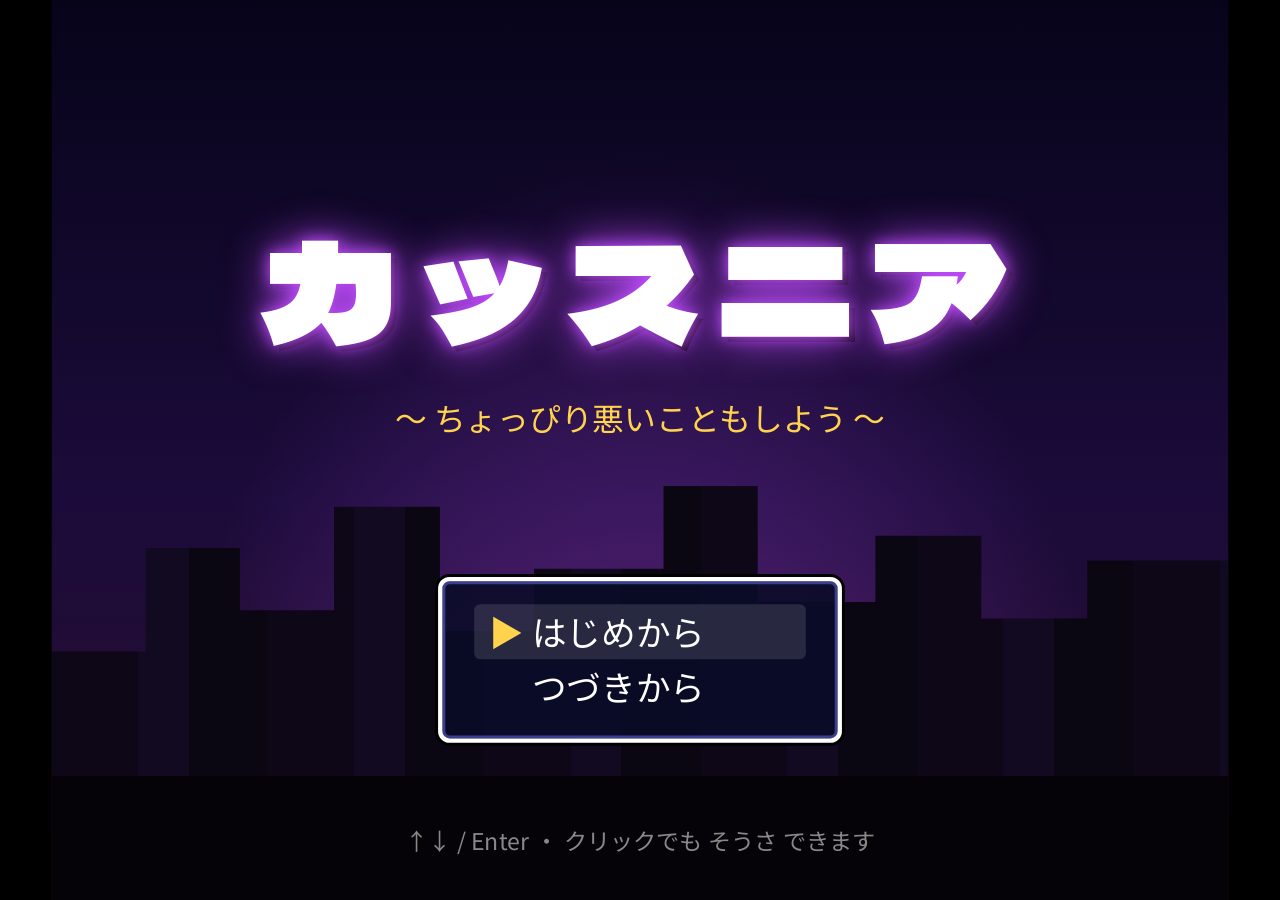
<file: index.html>
<!doctype html>
<html lang="ja">
<head>
<meta charset="utf-8">
<meta name="viewport" content="width=device-width, initial-scale=1">
<title>カッスニア</title>
<link rel="preconnect" href="https://fonts.googleapis.com">
<link href="https://fonts.googleapis.com/css2?family=DotGothic16&family=Dela+Gothic+One&family=Noto+Sans+JP:wght@400;700&display=swap" rel="stylesheet">
<style>
  :root {
    --bg: #000;
    --win-bg: rgba(10, 12, 40, 0.88);
    --win-border: #fff;
    --text: #fff;
    --accent: #ffd34d;
    --danger: #ff4d6d;
    --neon: #c04dff;
  }
  * { box-sizing: border-box; margin: 0; padding: 0; }
  html, body { height: 100%; background: var(--bg); overflow: hidden; }
  body {
    font-family: "DotGothic16", monospace;
    color: var(--text);
    display: flex; align-items: center; justify-content: center;
    user-select: none;
  }

  /* RPGツクールMV相当の解像度で作り、画面サイズに合わせて拡縮 */
  #game {
    position: relative;
    width: 816px; height: 624px; flex-shrink: 0;
    background: #000;
    overflow: hidden;
    transform-origin: center center;
    image-rendering: pixelated;
  }
  .scene { position: absolute; inset: 0; display: none; }
  .scene.active { display: block; }

  /* ---- 共通ウィンドウ（ツクール風） ---- */
  .window {
    position: absolute;
    background: var(--win-bg);
    border: 3px solid var(--win-border);
    border-radius: 8px;
    box-shadow: 0 0 0 2px #000, inset 0 0 0 2px #3b3f8f;
    padding: 16px 22px;
    font-size: 24px;
    line-height: 1.6;
  }

  /* ---- 背景 ---- */
  .bg-town {
    position: absolute; inset: 0;
    background:
      radial-gradient(ellipse at 50% 110%, rgba(192,77,255,.45), transparent 60%),
      linear-gradient(#07041a 0%, #1b0b3a 55%, #2a0f2f 100%);
  }
  .bg-town::after { /* ネオン街のシルエット */
    content: ""; position: absolute; left: 0; right: 0; bottom: 0; height: 46%;
    background:
      linear-gradient(to top, #050308 0 30%, transparent 30%),
      repeating-linear-gradient(90deg, #0d0717 0 60px, #120a20 60px 95px, #0a0612 95px 150px);
    clip-path: polygon(0 40%,8% 40%,8% 15%,16% 15%,16% 30%,24% 30%,24% 5%,33% 5%,33% 35%,41% 35%,41% 20%,52% 20%,52% 0,60% 0,60% 28%,70% 28%,70% 12%,79% 12%,79% 32%,88% 32%,88% 18%,100% 18%,100% 100%,0 100%);
  }

  /* ---- タイトル ---- */
  /* タイトル画面だけはドット調にせず、なめらかなフォントで表示 */
  #title, #title .window { font-family: "Noto Sans JP", sans-serif; }
  #title .choice { padding-left: 40px; }
  #title .choice.selected::before { left: 10px; }
  #title .logo {
    position: absolute; top: 120px; width: 100%; text-align: center;
  }
  #title .logo h1 {
    font-family: "Dela Gothic One", sans-serif;
    font-size: 96px; font-weight: normal; letter-spacing: 10px; margin-top: 8px;
    color: #fff; text-shadow: 0 0 10px var(--neon), 0 0 30px var(--neon), 4px 4px 0 #000;
  }
  #title .logo .catch { font-size: 22px; color: var(--accent); margin-top: 6px; }
  #title .menu { left: 50%; top: 400px; transform: translateX(-50%); width: 280px; text-align: left; }
  #title .press { position: absolute; bottom: 30px; width: 100%; text-align: center; font-size: 16px; color: #888; }

  /* ---- 選択肢・カーソル ---- */
  .choice { padding-left: 32px; position: relative; cursor: pointer; border-radius: 4px; }
  .choice.selected { background: rgba(255,255,255,.12); }
  .choice.selected::before {
    content: "▶"; position: absolute; left: 6px; color: var(--accent);
    animation: blink-x .6s steps(2) infinite;
  }
  @keyframes blink-x { 50% { transform: translateX(4px); } }

  /* ---- 名前入力 ---- */
  #name .prompt { left: 40px; right: 40px; top: 60px; }
  #name .face { position: absolute; left: 50%; top: 190px; transform: translateX(-50%); font-size: 96px; }
  #name .input-win { left: 50%; top: 330px; transform: translateX(-50%); width: 460px; text-align: center; }
  #name input {
    width: 100%; font: inherit; font-size: 36px; text-align: center;
    background: transparent; color: var(--text); border: none; border-bottom: 3px dashed #888;
    outline: none; padding: 4px; caret-color: var(--accent);
  }
  #name .hint { font-size: 16px; color: #aaa; margin-top: 8px; }
  #name .err { font-size: 18px; color: var(--danger); height: 24px; margin-top: 4px; }
  #name .ok-btn { left: 50%; top: 500px; transform: translateX(-50%); width: 220px; text-align: center; cursor: pointer; }
  #name .ok-btn:hover { background: rgba(60,64,140,.95); }

  /* ---- ステータス（名前（年齢）） ---- */
  .status { left: 16px; top: 16px; padding: 8px 18px; font-size: 22px; z-index: 5; }
  .status .age { color: var(--accent); }

  /* ---- 茶番 ---- */
  .actor { position: absolute; bottom: 210px; font-size: 110px; transition: transform .3s, font-size .4s; }
  #actor-player { left: 170px; }
  #actor-guide  { right: 170px; transform: scaleX(-1); }
  #actor-player.grown { font-size: 150px; }
  .msg { left: 16px; right: 16px; bottom: 16px; height: 176px; }
  .msg .speaker {
    position: absolute; top: -22px; left: 18px; padding: 0 14px; font-size: 20px;
    background: #000; border: 2px solid #fff; border-radius: 6px; color: var(--accent);
  }
  .msg .speaker:empty { display: none; }
  .msg .next { position: absolute; right: 18px; bottom: 8px; color: var(--accent); animation: bounce .6s infinite; display: none; }
  .msg .next.show { display: block; }
  @keyframes bounce { 50% { transform: translateY(4px); } }
  .skip-hint { position: absolute; right: 20px; top: 24px; font-size: 14px; color: #888; }

  /* 変身時のフラッシュ */
  #flash { position: absolute; inset: 0; background: #fff; opacity: 0; pointer-events: none; z-index: 4; }
  #flash.on { animation: flash .5s ease-out; }
  @keyframes flash { 0%{opacity:0} 15%{opacity:1} 100%{opacity:0} }

  /* ---- 体験選択 ---- */
  #select .header { left: 50%; top: 16px; transform: translateX(-50%); padding: 8px 28px; font-size: 24px; color: var(--accent); }
  #select .grid {
    position: absolute; left: 40px; right: 40px; top: 96px;
    display: grid; grid-template-columns: 1fr 1fr; gap: 18px;
  }
  .spot {
    position: relative; height: 150px; cursor: pointer;
    background: var(--win-bg); border: 3px solid #666; border-radius: 8px;
    box-shadow: 0 0 0 2px #000;
    display: flex; align-items: center; gap: 18px; padding: 0 22px;
    transition: transform .1s;
  }
  .spot .icon { font-size: 64px; }
  .spot .name { font-size: 30px; }
  .spot .tag { font-size: 16px; color: #aaa; }
  .spot.selected { border-color: var(--accent); transform: scale(1.03); box-shadow: 0 0 0 2px #000, 0 0 18px rgba(255,211,77,.6); }
  .spot.selected::before { content: "▶"; position: absolute; left: -26px; color: var(--accent); font-size: 24px; animation: blink-x .6s steps(2) infinite; }
  #select .desc { left: 16px; right: 16px; bottom: 16px; height: 112px; font-size: 21px; }

  /* 確認ダイアログ */
  .confirm { right: 40px; bottom: 140px; width: 200px; z-index: 6; display: none; }
  .confirm.show { display: block; }

  /* フェード */
  #fade { position: absolute; inset: 0; background: #000; opacity: 0; pointer-events: none; transition: opacity .5s; z-index: 10; }
  #fade.on { opacity: 1; }
</style>
</head>
<body>
<div id="game">

  <!-- 1. タイトル -->
  <section class="scene" id="title">
    <div class="bg-town"></div>
    <div class="logo">
      <h1>カッスニア</h1>
      <div class="catch">〜 ちょっぴり悪いこともしよう 〜</div>
    </div>
    <div class="window menu" id="title-menu">
      <div class="choice selected">はじめから</div>
      <div class="choice">つづきから</div>
    </div>
    <div class="press">↑↓ / Enter ・ クリックでも そうさ できます</div>
  </section>

  <!-- 2. 名前入力 -->
  <section class="scene" id="name">
    <div class="bg-town"></div>
    <div class="window prompt">キミの なまえを おしえてね。</div>
    <div class="face">👦</div>
    <div class="window input-win">
      <input id="name-input" maxlength="6" autocomplete="off" spellcheck="false" placeholder="なまえ">
      <div class="hint">6もじ まで ・ Enter で けってい</div>
      <div class="err" id="name-err"></div>
    </div>
    <div class="window ok-btn" id="name-ok">けってい</div>
  </section>

  <!-- 3. 茶番 -->
  <section class="scene" id="story">
    <div class="bg-town"></div>
    <div class="window status"><span class="pname"></span>（<span class="age"></span>）</div>
    <div class="skip-hint">Esc: スキップ</div>
    <div class="actor" id="actor-player">👦</div>
    <div class="actor" id="actor-guide">🦹</div>
    <div id="flash"></div>
    <div class="window msg">
      <div class="speaker" id="speaker"></div>
      <div id="msg-text"></div>
      <div class="next" id="msg-next">▼</div>
    </div>
  </section>

  <!-- 4. 体験選択 -->
  <section class="scene" id="select">
    <div class="bg-town"></div>
    <div class="window status"><span class="pname"></span>（<span class="age"></span>）</div>
    <div class="window header">どこへ 行こう？</div>
    <div class="grid" id="spot-grid"></div>
    <div class="window desc" id="spot-desc"></div>
    <div class="window confirm" id="confirm">
      <div class="choice selected">はい</div>
      <div class="choice">いいえ</div>
    </div>
  </section>

  <div id="fade"></div>
</div>

<script>
/* =========================================================
   設定：各シミュレーションの遷移先はここを書き換えるだけ
   url を空にすると「じゅんびちゅう」と表示されます。
   遷移時に ?name=〇〇&age=20 を付けて渡します。
   ========================================================= */
const CONFIG = {
  storageKey: "yaminia_player",
  simulations: [
    { id: "keiba",   icon: "🐎", name: "競馬場", tag: "競馬",   url: "./games/horse-racing/index.html",
      desc: "夢と 期待が 走る 場所。\n…賭けた お金は 戻って こないかも しれない。" },
    { id: "slot",    icon: "🎰", name: "カジノ",   tag: "スロット", url: "./games/slot/index.html",
      desc: "ピカピカ 光る 機械が 待っている。\n「次こそ 当たる」…本当に？" },
    { id: "sake",    icon: "🍺", name: "居酒屋",     tag: "お酒",   url: "",
      desc: "大人たちが 乾杯 している。\n飲みすぎには ご注意 を。" },
    { id: "tabako",  icon: "🚬", name: "喫煙所", tag: "タバコ", url: "./games/cigarette/index.html",
      desc: "煙の 向こうで 誰かが 溜め息を ついている。\n一本 だけ…の つもりが？" },
  ],
};

const STORY = [
  { text: "（ ここは よるの まち…… ）" },
  { speaker: "{name}", text: "あれ？ ママ どこ……？ まいごに なっちゃった……" },
  { speaker: "あやしい おんな", text: "ククク……ようこそ、ちいさな おきゃくさま。" },
  { speaker: "あやしい おんな", text: "ここは『カッスニア』。\nオトナの しごと…いや『オトナの あそび』を たいけん できる まちさ。" },
  { speaker: "{name}", text: "たいけん したい！ でも ぼく まだ 5さい だよ？" },
  { speaker: "あやしい おんな", text: "しんぱい いらない。すぐに オトナに してあげよう。" },
  { speaker: "あやしい おんな", text: "くらえッ！！ セイジン ビーーーーム！！！" },
  { action: "beam" },
  { text: "（ {name}は 20歳に なった！ ）" },
  { speaker: "{name}", text: "か、体が…… 大きく なってる！？\n声も 低い！！" },
  { speaker: "怪しい 女", text: "これで キミも りっぱな 大人。\nさあ、好きな ところへ 行くがいい。" },
  { speaker: "怪しい 女", text: "ただし…… 大人の 世界には\n『代償』が つきもの だがね。ククク……" },
];

/* ---------------- 状態 ---------------- */
const player = { name: "", age: 5 };
let current = null;          // 現在のシーン名
const scenes = {};           // シーンごとのハンドラ

function loadPlayer() {
  try { return JSON.parse(localStorage.getItem(CONFIG.storageKey)); } catch { return null; }
}
function savePlayer() {
  try { localStorage.setItem(CONFIG.storageKey, JSON.stringify(player)); } catch {}
}
function updateStatus() {
  document.querySelectorAll(".pname").forEach(el => el.textContent = player.name);
  document.querySelectorAll(".status .age").forEach(el => el.textContent = player.age);
}

/* ---------------- シーン管理 ---------------- */
const fade = document.getElementById("fade");
const wait = ms => new Promise(r => setTimeout(r, ms));
let transitioning = false;
async function goto(name, withFade = true) {
  if (transitioning) return;
  transitioning = true;
  if (withFade) { fade.classList.add("on"); await wait(500); }
  document.querySelectorAll(".scene").forEach(s => s.classList.toggle("active", s.id === name));
  current = name;
  updateStatus();
  scenes[name].enter?.();
  if (withFade) fade.classList.remove("on");
  transitioning = false;
}
document.addEventListener("keydown", e => { if (!transitioning) scenes[current]?.key?.(e); });

/* 汎用：縦並びの選択肢 */
function makeMenu(container, onDecide) {
  const items = [...container.querySelectorAll(".choice")];
  const m = {
    index: 0,
    set(i) {
      m.index = (i + items.length) % items.length;
      items.forEach((el, k) => el.classList.toggle("selected", k === m.index));
    },
    key(e) {
      if (e.key === "ArrowUp")   { m.set(m.index - 1); }
      if (e.key === "ArrowDown") { m.set(m.index + 1); }
      if (e.key === "Enter" || e.key === " " || e.key === "z") onDecide(m.index);
    },
  };
  items.forEach((el, k) => {
    el.addEventListener("mouseenter", () => { if (m.index !== k) { m.set(k); } });
    el.addEventListener("click", () => { m.set(k); onDecide(k); });
  });
  return m;
}

/* ===== 1. タイトル ===== */
const titleMenu = makeMenu(document.getElementById("title-menu"), i => {
  if (i === 0) { goto("name"); }
  else {
    const saved = loadPlayer();
    if (saved?.name) { Object.assign(player, saved); goto("select"); }
  }
});
scenes.title = { enter() { titleMenu.set(0); }, key: e => titleMenu.key(e) };

/* ===== 2. 名前入力 ===== */
const nameInput = document.getElementById("name-input");
const nameErr = document.getElementById("name-err");
function decideName() {
  const v = nameInput.value.trim();
  if (!v) { nameErr.textContent = "なまえを いれてね！"; return; }
  player.name = v; player.age = 5;
  goto("story");
}
document.getElementById("name-ok").addEventListener("click", decideName);
scenes.name = {
  enter() { nameInput.value = ""; nameErr.textContent = ""; setTimeout(() => nameInput.focus(), 50); },
  key(e) {
    if (e.key === "Enter" && !e.isComposing) { e.preventDefault(); decideName(); }
    else nameErr.textContent = "";
  },
};

/* ===== 3. 茶番 ===== */
const msgText = document.getElementById("msg-text");
const msgNext = document.getElementById("msg-next");
const speakerEl = document.getElementById("speaker");
const actorPlayer = document.getElementById("actor-player");
const game = document.getElementById("game");
const story = { step: 0, typing: false, full: "", timer: null, busy: false };

function fill(s) { return (s || "").replaceAll("{name}", player.name); }

function typeText(text) {
  clearInterval(story.timer);
  story.full = text; story.typing = true;
  msgText.textContent = ""; msgNext.classList.remove("show");
  let i = 0;
  story.timer = setInterval(() => {
    msgText.textContent = text.slice(0, ++i);
    if (i >= text.length) finishTyping();
  }, 40);
}
function finishTyping() {
  clearInterval(story.timer);
  msgText.textContent = story.full; story.typing = false;
  msgNext.classList.add("show");
}

async function playBeam() {
  story.busy = true;
  msgText.textContent = ""; speakerEl.textContent = ""; msgNext.classList.remove("show");
  // 一瞬画面が光り、光っている間に20歳へ変化
  const flash = document.getElementById("flash");
  flash.classList.remove("on"); void flash.offsetWidth; flash.classList.add("on");
  await wait(100);
  player.age = 20; updateStatus();
  actorPlayer.textContent = "🧑"; actorPlayer.classList.add("grown");
  await wait(500);
  flash.classList.remove("on");
  savePlayer();
  story.busy = false;
  advance();
}

function advance() {
  if (story.busy) return;
  if (story.typing) { finishTyping(); return; }
  const line = STORY[story.step++];
  if (!line) { goto("select"); return; }
  if (line.action === "beam") { playBeam(); return; }
  speakerEl.textContent = fill(line.speaker);
  typeText(fill(line.text));
}
function skipStory() {
  if (story.busy) return;
  clearInterval(story.timer);
  player.age = 20; savePlayer();
  goto("select");
}
document.querySelector("#story .msg").addEventListener("click", advance);
document.querySelector("#story .bg-town").addEventListener("click", advance);
scenes.story = {
  enter() {
    story.step = 0; story.busy = false;
    player.age = 5; updateStatus();
    actorPlayer.textContent = "👦"; actorPlayer.classList.remove("grown");
    advance();
  },
  key(e) {
    if (e.key === "Enter" || e.key === " " || e.key === "z") { e.preventDefault(); advance(); }
    if (e.key === "Escape") skipStory();
  },
};

/* ===== 4. 体験選択 ===== */
const grid = document.getElementById("spot-grid");
const descEl = document.getElementById("spot-desc");
const confirmEl = document.getElementById("confirm");
const sel = { index: 0, confirming: false };

CONFIG.simulations.forEach((sim, i) => {
  const el = document.createElement("div");
  el.className = "spot";
  el.innerHTML = `<div class="icon">${sim.icon}</div><div><div class="name">${sim.name}</div><div class="tag">${sim.tag}</div></div>`;
  el.addEventListener("mouseenter", () => { if (!sel.confirming && sel.index !== i) { setSpot(i); } });
  el.addEventListener("click", () => { if (!sel.confirming) { setSpot(i); openConfirm(); } });
  grid.appendChild(el);
});
const spots = [...grid.children];

function setSpot(i) {
  const n = spots.length;
  sel.index = (i + n) % n;
  spots.forEach((el, k) => el.classList.toggle("selected", k === sel.index));
  descEl.innerText = CONFIG.simulations[sel.index].desc;
}
function openConfirm() {
  const sim = CONFIG.simulations[sel.index];
  if (!sim.url) { descEl.innerText = `${sim.name}は まだ 準備中らしい……`; return; }
  sel.confirming = true;
  descEl.innerText = `${sim.name}へ 行こうか？`;
  confirmMenu.set(0);
  confirmEl.classList.add("show");
}
function closeConfirm() {
  sel.confirming = false; confirmEl.classList.remove("show"); setSpot(sel.index);
}
const confirmMenu = makeMenu(confirmEl, async i => {
  if (!sel.confirming) return;
  if (i === 1) { closeConfirm(); return; }
  savePlayer();
  const sim = CONFIG.simulations[sel.index];
  const url = new URL(sim.url, location.href);
  url.searchParams.set("name", player.name);
  url.searchParams.set("age", player.age);
  fade.classList.add("on");
  await wait(600);
  location.href = url.toString();
});

scenes.select = {
  enter() { closeConfirm(); setSpot(sel.index); },
  key(e) {
    if (sel.confirming) {
      if (e.key === "Escape" || e.key === "x") closeConfirm();
      else confirmMenu.key(e);
      return;
    }
    const cols = 2;
    const moves = { ArrowLeft: -1, ArrowRight: 1, ArrowUp: -cols, ArrowDown: cols };
    if (moves[e.key] !== undefined) { setSpot(sel.index + moves[e.key]); }
    if (e.key === "Enter" || e.key === " " || e.key === "z") openConfirm();
  },
};

/* ---------------- 画面フィット ---------------- */
function fit() {
  const s = Math.min(innerWidth / 816, innerHeight / 624);
  game.style.transform = `scale(${s})`;
}
addEventListener("resize", fit); fit();

/* ---------------- 起動 ----------------
   シミュレーションから戻るときは index.html?scene=select へ遷移すれば
   保存済みのプレイヤー情報で選択画面から再開できます。 */
const params = new URLSearchParams(location.search);
const saved = loadPlayer();
if (params.get("scene") === "select" && saved?.name) {
  Object.assign(player, saved);
  goto("select", false);
} else {
  goto("title", false);
}
</script>
</body>
</html>
</file>
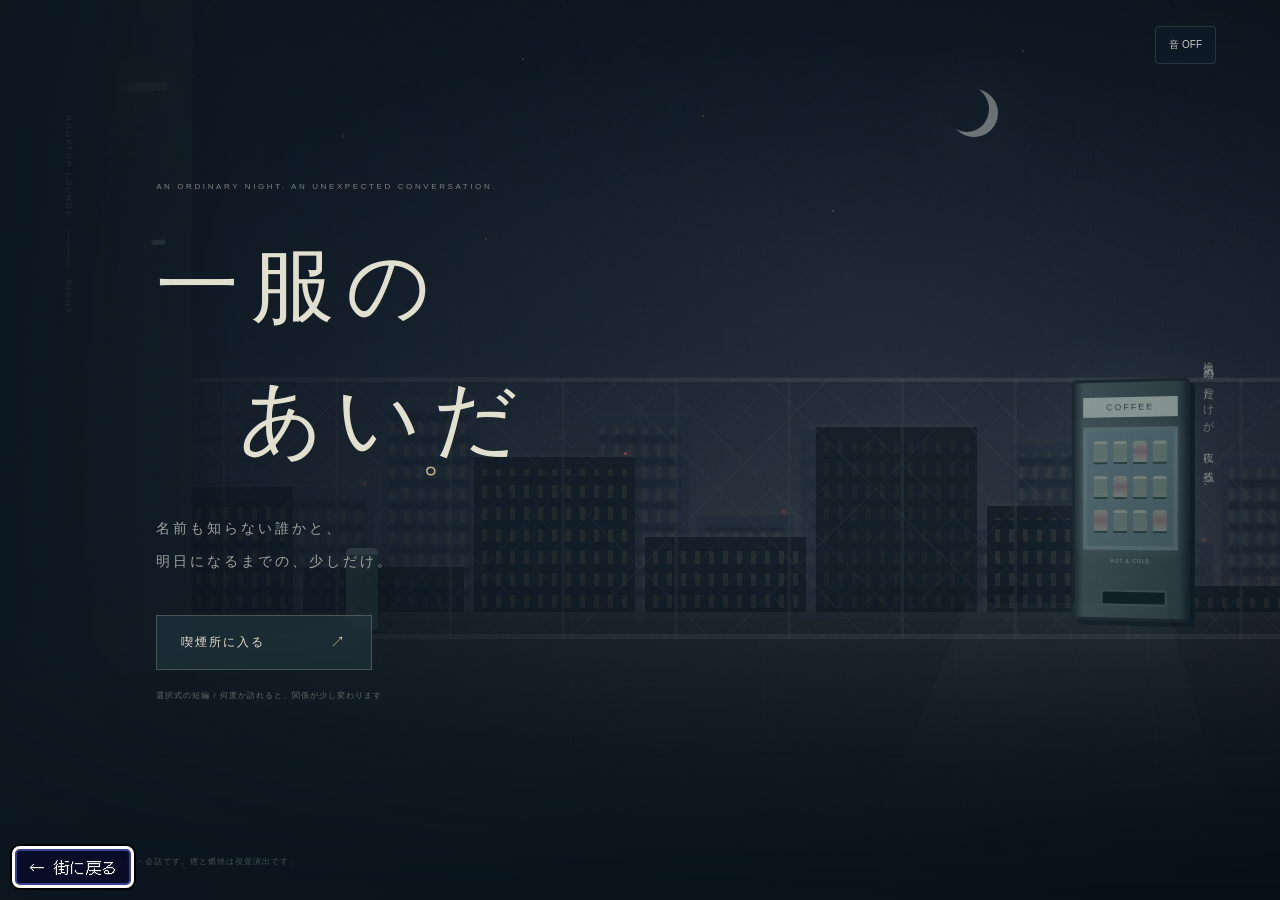
<file: games/cigarette/index.html>
<!doctype html><html lang="ja"><head><meta charset="UTF-8"><meta name="viewport" content="width=device-width,initial-scale=1,viewport-fit=cover"><meta name="theme-color" content="#101820"><title>一服のあいだ。— 夜の喫煙所</title><style>html,body{margin:0;width:100%;height:100%;background:#101820;overflow:hidden}#lounge{height:100%;width:100%}</style></head><body><main id="lounge"></main><script type="module">
import {createSmokingRoom} from './smoking-room.js';
const room=createSmokingRoom('#lounge');
// SPAなどで画面を破棄するときは room.destroy() を呼びます。
</script>
<script src="../../back-button.js"></script>
</body></html>
</file>
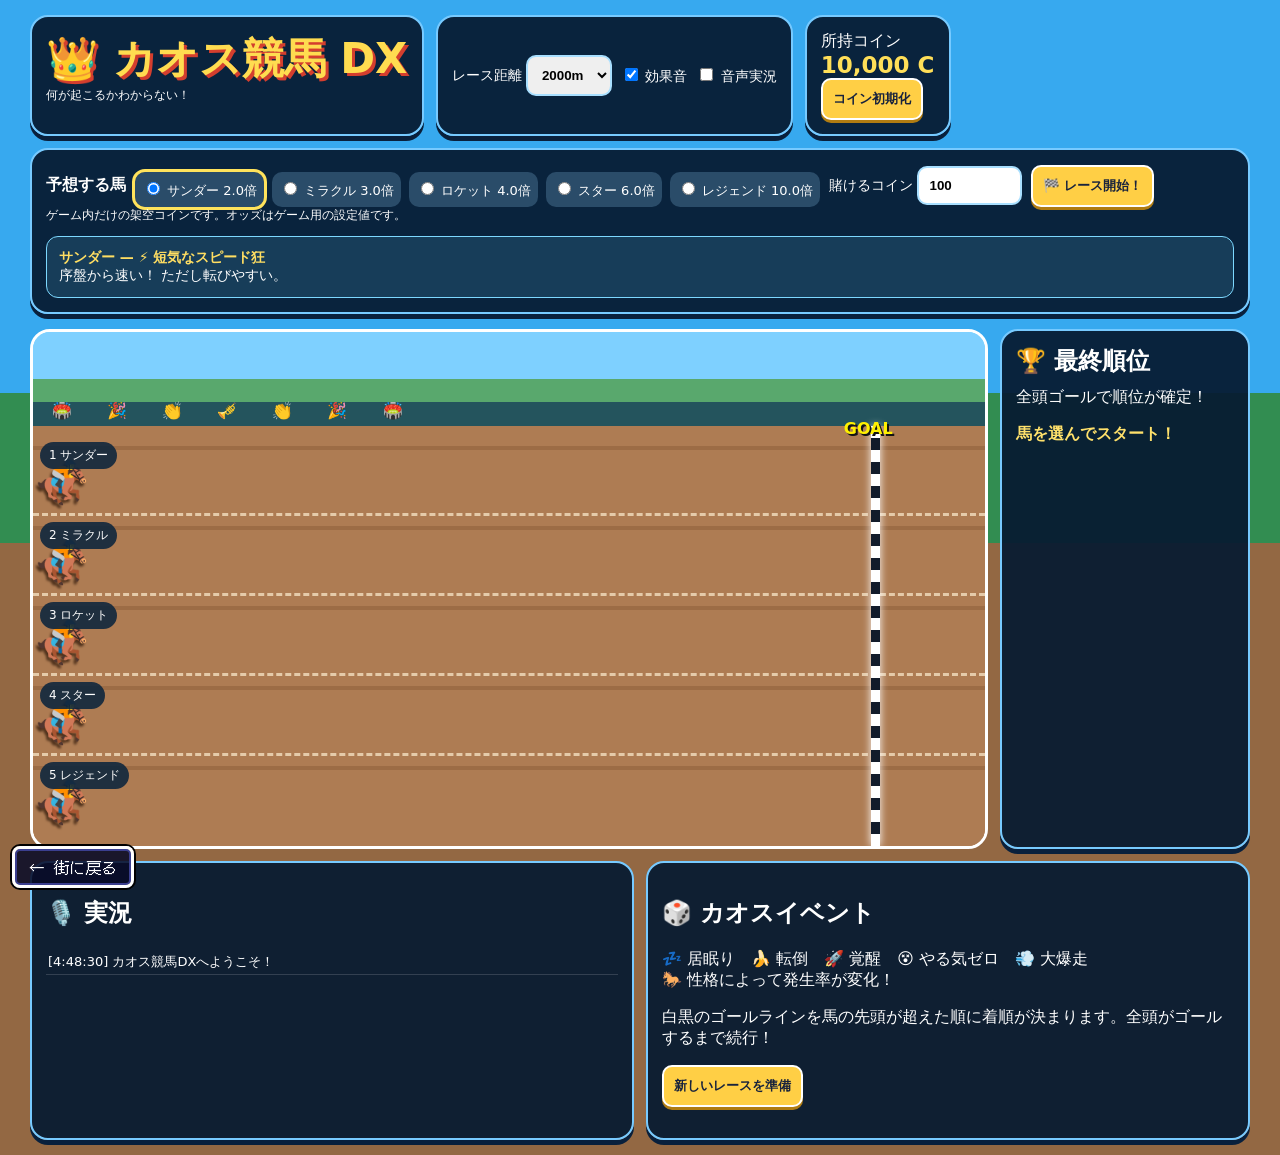
<file: games/horse-racing/index.html>
<!doctype html><html lang="ja"><head><meta charset="utf-8"><meta name="viewport" content="width=device-width,initial-scale=1"><title>カオス競馬 DX</title><style>
:root{font-family:system-ui,'Hiragino Kaku Gothic ProN',sans-serif;color:#fff;background:#10243d}*{box-sizing:border-box}body{margin:0;background:linear-gradient(#37a9ef 0 34%,#328d51 34% 47%,#936843 47%);min-height:100vh}.app{max-width:1250px;margin:auto;padding:15px}.top{display:flex;gap:12px;align-items:stretch;flex-wrap:wrap}.panel{background:#071a32eF;border:2px solid #77caff;border-radius:18px;padding:14px;box-shadow:0 5px 0 #09203c}h1{font-size:clamp(25px,4vw,42px);margin:0;color:#ffdc50;text-shadow:3px 3px #d43e2e}.sub{font-size:12px;margin:0}.settings{display:flex;align-items:center;gap:9px;flex-wrap:wrap}.settings label{font-size:14px}.settings select,.settings input,button{border-radius:10px;padding:10px;border:2px solid #a8dfff;font-weight:bold}button{cursor:pointer;background:#ffcf45;color:#18233d;border-color:#fff;box-shadow:0 3px 0 #b07c12}button:disabled{opacity:.5;cursor:not-allowed}.coins{font-size:23px;color:#ffdf58;font-weight:900}.layout{display:grid;grid-template-columns:minmax(0,1fr) 250px;gap:12px;margin-top:15px}.stadium{overflow:hidden;border:3px solid #fff;border-radius:20px;background:linear-gradient(#77d4ff 0 22%,#36895d 22% 32%,#ad7950 32%);position:relative}.stands{height:94px;position:relative;background:linear-gradient(0deg,#24545d 0 25%,#59a86d 25% 50%,#7ed0ff 50%)}.stands:after{content:'🏟️  🎉  👏  🎺  👏  🎉  🏟️';position:absolute;bottom:6px;left:2%;letter-spacing:15px;white-space:nowrap}.track{position:relative;padding:10px 0;background:repeating-linear-gradient(0deg,#ae7c53 0 76px,#9c6c45 76px 80px)}.lane{height:80px;position:relative;border-bottom:3px dashed #e5cbaa}.lane:last-child{border:0}.lane-label{position:absolute;left:7px;top:6px;z-index:4;border-radius:30px;padding:5px 9px;background:#09233ddc;font-size:12px;max-width:125px;overflow:hidden;text-overflow:ellipsis;white-space:nowrap}.runner{position:absolute;top:22px;left:0;display:flex;align-items:center;justify-content:center;width:58px;height:49px;z-index:3;will-change:left;transition:left .07s linear}.horse{font-size:43px;display:inline-block;transform:scaleX(-1);filter:drop-shadow(2px 3px 1px #51331d)}.runner.fall .horse{transform:scaleX(-1) rotate(-70deg)}.runner.sleep .horse{transform:scaleX(-1) rotate(15deg);opacity:.55}.runner.boost .horse{filter:drop-shadow(0 0 10px #ffea00)}.runner.done .horse{filter:drop-shadow(0 0 9px #fff)}.bubble{position:absolute;top:-15px;font-size:15px;white-space:nowrap;font-weight:900;text-shadow:1px 2px #111}.finish-line{position:absolute;top:0;bottom:0;width:9px;left:88%;z-index:2;background:repeating-linear-gradient(to bottom,#fff 0 12px,#121b2a 12px 24px);box-shadow:0 0 9px #fff}.finish-title{position:absolute;left:calc(88% - 27px);top:-7px;z-index:5;color:#fff000;font-weight:900;text-shadow:2px 2px #141414}.sidebar h2{margin:0 0 10px}.rank{display:flex;align-items:center;gap:9px;border-radius:12px;background:#254361;padding:10px;margin:7px 0}.rank strong{color:#ffde62}.commentary{margin-top:12px;display:grid;grid-template-columns:1fr 1fr;gap:12px}.log{height:175px;overflow:auto;font-size:13px;line-height:1.65}.log div{border-bottom:1px solid #ffffff26;padding:2px}.status{font-weight:bold;color:#ffe16b;min-height:25px}.personality{margin-top:12px;background:#173d59;border:1px solid #7dd8ff;border-radius:12px;padding:12px;font-size:14px}.personality strong{color:#ffde62}.choice{display:flex;flex-wrap:wrap;gap:8px;margin-top:8px}.choice label{background:#2a4c69;padding:7px;border-radius:10px;font-size:13px;cursor:pointer}.choice label:has(input:checked){outline:3px solid #ffe35c}.flash{animation:flash .3s 3}@keyframes flash{50%{filter:brightness(1.8)}}@media(max-width:800px){.layout{grid-template-columns:1fr}.commentary{grid-template-columns:1fr}.lane-label{font-size:10px;max-width:90px}.horse{font-size:35px}.runner{width:46px}}
</style></head><body><main class="app"><div class="top"><div class="panel"><h1>👑 カオス競馬 DX</h1><p class="sub">何が起こるかわからない！</p></div><div class="panel settings"><label>レース距離 <select id="distance"><option value="800">800m</option><option value="1600">1600m</option><option value="2000" selected>2000m</option><option value="3200">3200m</option></select></label><label><input id="sound" type="checkbox" checked> 効果音</label><label><input id="voice" type="checkbox"> 音声実況</label></div><div class="panel"><div>所持コイン</div><div class="coins" id="balance">10,000 C</div><button id="reset">コイン初期化</button></div></div><div class="panel" style="margin-top:12px"><div class="settings"><strong>予想する馬</strong><div id="choices" class="choice"></div><label>賭けるコイン <input type="number" id="bet" min="1" value="100" style="width:105px"></label><button id="start">🏁 レース開始！</button></div><p class="sub">ゲーム内だけの架空コインです。オッズはゲーム用の設定値です。</p><div id="personality" class="personality" aria-live="polite"></div></div><div class="layout"><section class="stadium"><div class="stands"></div><div class="track" id="track"><div class="finish-line"></div><div class="finish-title">GOAL</div></div></section><aside class="panel sidebar"><h2>🏆 最終順位</h2><div id="ranks">全頭ゴールで順位が確定！</div><p class="status" id="status">馬を選んでスタート！</p></aside></div><div class="commentary"><section class="panel"><h2>🎙️ 実況</h2><div id="log" class="log" aria-live="polite"></div></section><section class="panel"><h2>🎲 カオスイベント</h2><p>💤 居眠り　🍌 転倒　🚀 覚醒　😵 やる気ゼロ　💨 大爆走<br>🐎 性格によって発生率が変化！</p><p>白黒のゴールラインを馬の先頭が超えた順に着順が決まります。全頭がゴールするまで続行！</p><button id="again">新しいレースを準備</button></section></div></main><script>
'use strict';
const horses=[{name:'サンダー',odds:2.0,power:1.13,personality:'⚡ 短気なスピード狂',detail:'序盤から速い！ ただし転びやすい。',fall:2.0,sleep:.35,boost:.8,stamina:.83},{name:'ミラクル',odds:3.0,power:1.06,personality:'😴 超マイペース',detail:'よく寝るけど、起きたら意外と速い。',fall:.65,sleep:2.5,boost:1.0,stamina:1.05},{name:'ロケット',odds:4.0,power:1.02,personality:'🚀 後半型の天才',detail:'前半は控えめ。残り半分から一気に加速！',fall:.85,sleep:.7,boost:1.2,stamina:1.32},{name:'スター',odds:6.0,power:.97,personality:'🍀 強運の持ち主',detail:'事故を回避しやすく、安定して走る。',fall:.35,sleep:.5,boost:.9,stamina:1.1},{name:'レジェンド',odds:10.0,power:.92,personality:'👑 気分屋の大穴',detail:'普段は遅いが、突然覚醒して爆走することも。',fall:1.1,sleep:1.2,boost:2.6,stamina:1.0}];
const $=id=>document.getElementById(id);const key='otonania_coins_v1';let balance=10000;try{const saved=localStorage.getItem(key);if(saved!==null&&Number.isSafeInteger(Number(saved))&&Number(saved)>=0)balance=Number(saved)}catch(e){}
function showPersonality(){const h=horses[selected];$('personality').innerHTML='<strong>'+h.name+' — '+h.personality+'</strong><div>'+h.detail+'</div>'}let running=false,interval=null,positions=[],finishOrder=[],selected=0,startedAt=0,previousLeader=-1,audioCtx=null,epoch=0;
function save(){try{localStorage.setItem(key,String(balance))}catch(e){}$('balance').textContent=balance.toLocaleString()+' C'}
function beep(freq=650,duration=.12){if(!$('sound').checked)return;try{audioCtx??=new(window.AudioContext||window.webkitAudioContext)();const o=audioCtx.createOscillator(),g=audioCtx.createGain();o.type='triangle';o.frequency.value=freq;g.gain.setValueAtTime(.075,audioCtx.currentTime);g.gain.exponentialRampToValueAtTime(.001,audioCtx.currentTime+duration);o.connect(g);g.connect(audioCtx.destination);o.start();o.stop(audioCtx.currentTime+duration)}catch(e){}}
function say(t){if(!$('voice').checked||!('speechSynthesis'in window))return;try{speechSynthesis.cancel();const u=new SpeechSynthesisUtterance(t);u.lang='ja-JP';u.rate=1.18;speechSynthesis.speak(u)}catch(e){}}
function log(t,speak=false){const line=document.createElement('div');line.textContent='['+new Date().toLocaleTimeString('ja-JP',{hour12:false})+'] '+t;$('log').prepend(line);if(speak)say(t)}
function init(){const choices=$('choices');choices.innerHTML='';horses.forEach((h,i)=>{const label=document.createElement('label');const radio=document.createElement('input');radio.type='radio';radio.name='pick';radio.value=i;radio.checked=i===selected;radio.disabled=running;radio.addEventListener('change',()=>{selected=i;showPersonality()});label.append(radio,document.createTextNode(' '+h.name+' '+h.odds.toFixed(1)+'倍'));choices.append(label)});const track=$('track');track.querySelectorAll('.lane').forEach(x=>x.remove());horses.forEach((h,i)=>{const lane=document.createElement('div');lane.className='lane';const tag=document.createElement('span');tag.className='lane-label';tag.textContent=(i+1)+' '+h.name;const runner=document.createElement('div');runner.className='runner';runner.id='runner'+i;const horse=document.createElement('span');horse.className='horse';horse.textContent='🏇';const bubble=document.createElement('span');bubble.className='bubble';bubble.id='bubble'+i;runner.append(horse,bubble);lane.append(tag,runner);track.append(lane)});positions=horses.map(()=>({p:0,stun:0,boost:0,finished:false}));finishOrder=[];$('ranks').textContent='全頭ゴールで順位が確定！';$('status').textContent='馬を選んでスタート！';showPersonality();save()}
function finishX(){return $('track').clientWidth*.88}
function draw(i){const r=$('runner'+i),p=positions[i],max=finishX()-r.offsetWidth; r.style.left=Math.max(0,Math.min(max,p.p*max))+'px'}
function eventFor(i){
 const p=positions[i],h=horses[i];if(p.finished||p.stun>0)return;
 const runner=$('runner'+i),b=$('bubble'+i),name=h.name;
 // 馬ごとの性格で、転倒・居眠り・やる気低下・覚醒の発生確率を変える
 const weights=[.23*h.fall,.21*h.sleep,.23,.33*h.boost];
 let pick=Math.random()*weights.reduce((a,v)=>a+v,0),type=0;
 while(type<weights.length-1&&pick>=weights[type]){pick-=weights[type];type++}
 runner.classList.remove('fall','sleep','boost');
 if(type===0){
   if(i===3&&Math.random()<.55){b.textContent='🍀 神回避！';log(name+'、バナナを華麗に回避！',true);beep(850,.15)}
   else{p.stun=18;runner.classList.add('fall');b.textContent='🍌 ずっこけ！';log(name+'、バナナで転倒！',true);beep(220,.3)}
 }else if(type===1){p.stun=24;runner.classList.add('sleep');b.textContent='💤 おやすみ';log(name+'、レース中に昼寝！',true);beep(260,.2)}
 else if(type===2){p.stun=14;b.textContent='😵 やる気ゼロ';log(name+'、突然やる気を失った！',true)}
 else{p.boost=i===4?52:32;runner.classList.add('boost');b.textContent=i===4?'👑 伝説覚醒！':'🚀 覚醒！';log(name+'、突然の覚醒モード！',true);beep(950,.25)}
 const myEpoch=epoch;
 setTimeout(()=>{if(myEpoch!==epoch)return;b.textContent='';runner.classList.remove('fall','sleep','boost')},2200)
}
function endRace(){running=false;clearInterval(interval);$('start').disabled=false;$('distance').disabled=false;document.querySelectorAll('input[name=pick]').forEach(e=>e.disabled=false);const winner=finishOrder[0],bet=Number($('bet').dataset.currentBet),prize=winner===selected?Math.floor(bet*horses[selected].odds):0;balance+=prize;save();const result=prize?'🎉 的中！ +'+prize.toLocaleString()+' C':'😢 はずれ！ -'+bet.toLocaleString()+' C';$('status').textContent=result;log('最終順位：'+finishOrder.map((i,n)=>(n+1)+'着 '+horses[i].name).join(' / '),true);log(result);beep(prize?1100:340,.35)}
function tick(){const elapsed=performance.now()-startedAt;const distance=Number($('distance').value);const ticks=distance/800*110;for(let i=0;i<horses.length;i++){const p=positions[i];if(p.finished)continue;if(p.stun>0){p.stun--;continue}const h=horses[i];const staminaFactor=1+(h.stamina-1)*p.p;const rocketFactor=i===2&&p.p>.5?1.38:1;const thunderFactor=i===0&&p.p<.35?1.13:1;const speed=(.6+Math.random()*.9)*h.power*staminaFactor*rocketFactor*thunderFactor*(p.boost>0?(i===4?2.65:2.1):1);p.p+=speed/ticks;if(p.boost>0)p.boost--;if(p.p>=1){p.p=1;p.finished=true;finishOrder.push(i);const place=finishOrder.length;const el=document.createElement('div');el.className='rank';el.innerHTML='<strong>'+place+'着</strong><span>'+horses[i].name+'</span>';if(place===1)$('ranks').replaceChildren(el);else $('ranks').append(el);$('runner'+i).classList.add('done');log(place+'着 '+horses[i].name+'が白線を通過！',place===1);beep(place===1?1100:650,.18)}draw(i)}if(finishOrder.length===horses.length){endRace();return}if(Math.random()<.095){const eligible=positions.map((p,i)=>!p.finished?i:-1).filter(i=>i>=0);if(eligible.length)eventFor(eligible[Math.floor(Math.random()*eligible.length)])}const lead=positions.reduce((best,p,i)=>!p.finished&&p.p>(positions[best]?.p??-1)?i:best,0);if(lead!==previousLeader&&finishOrder.length===0){previousLeader=lead;if(Math.random()<.4)log(horses[lead].name+'が先頭に立った！')}if(elapsed>180000){positions.forEach((p,i)=>{if(!p.finished){p.p=1;p.finished=true;finishOrder.push(i);draw(i);const el=document.createElement('div');el.className='rank';el.textContent=finishOrder.length+'着 '+horses[i].name;$('ranks').append(el)}});endRace()}}
function start(){if(running)return;const bet=Number($('bet').value);if(!Number.isSafeInteger(bet)||bet<1||bet>balance){alert('所持コイン以内で、1以上の整数を入力してください');return}balance-=bet;save();$('bet').dataset.currentBet=bet;init();running=true;$('start').disabled=true;$('distance').disabled=true;document.querySelectorAll('input[name=pick]').forEach(e=>e.disabled=true);$('status').textContent='スタート準備中…';const myEpoch=++epoch;let n=3;log('出走準備！ '+$('distance').value+'mレース。個性豊かな5頭が集結！');beep(550);const countdown=setInterval(()=>{if(myEpoch!==epoch){clearInterval(countdown);return}if(n>0){$('status').textContent='スタートまで '+n+'！';beep(500+n*100);n--}else{clearInterval(countdown);$('status').textContent='🔥 レース開始！';log('スタート！ 全5頭が飛び出した！',true);beep(1000,.3);startedAt=performance.now();previousLeader=-1;interval=setInterval(tick,75)}},650)}
$('start').addEventListener('click',start);$('again').addEventListener('click',()=>{if(running){alert('レースが終わるまでお待ちください');return}init();log('新しいレースを準備しました')});$('reset').addEventListener('click',()=>{if(running)return;if(confirm('所持コインを10,000 Cに戻しますか？')){balance=10000;save()}});init();log('カオス競馬DXへようこそ！');
</script>
<script src="../../back-button.js"></script>
</body></html>
</file>
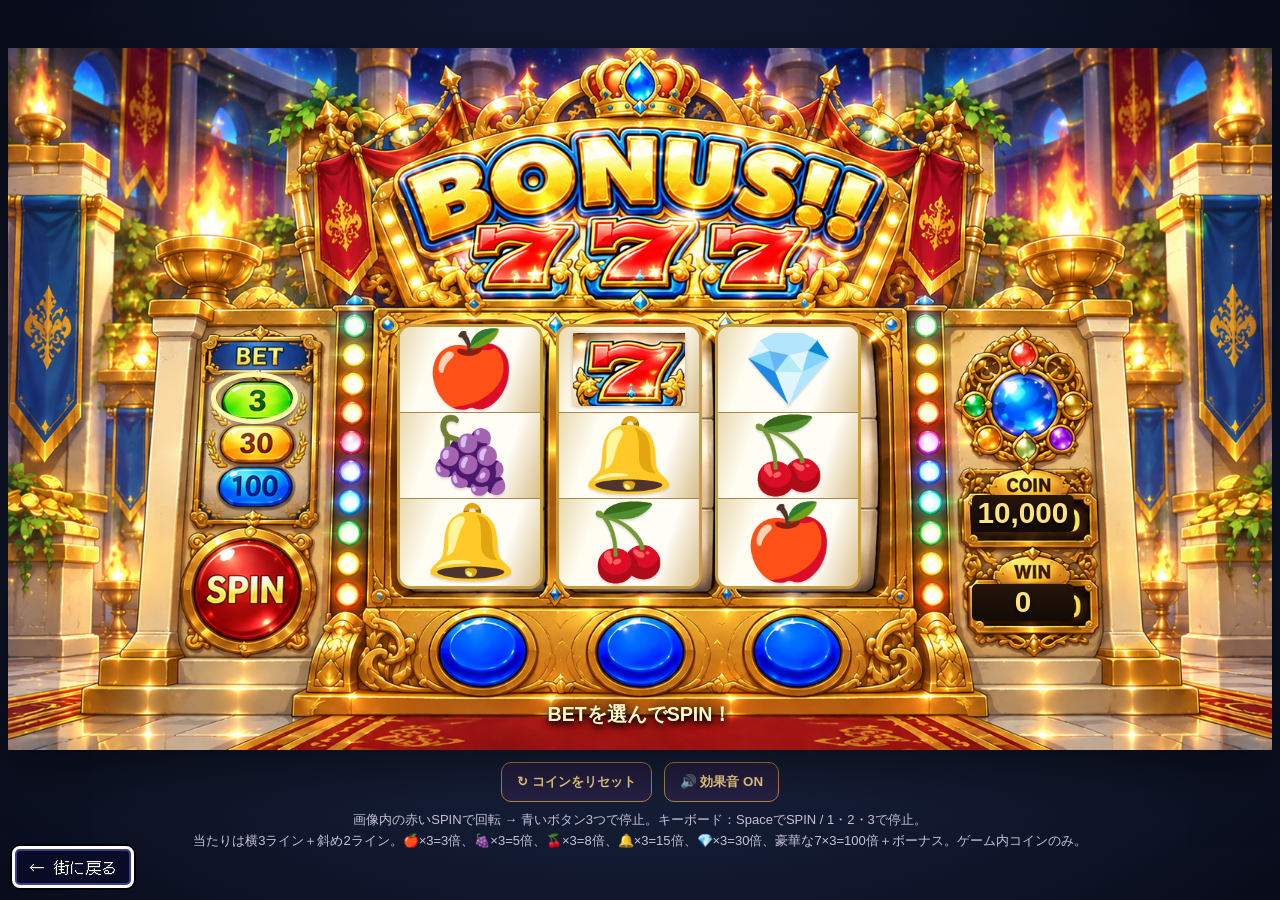
<file: games/slot/index.html>
<!DOCTYPE html>
<html lang="ja">
<head>
<meta charset="UTF-8"><meta name="viewport" content="width=device-width,initial-scale=1">
<title>ROYAL FRUIT SLOTS</title>
<style>
*{box-sizing:border-box}body{margin:0;min-height:100vh;background:radial-gradient(#24345b,#080b19);display:grid;place-items:center;font-family:Arial,'Hiragino Kaku Gothic ProN',sans-serif;color:#fff;padding:8px}.machine{position:relative;width:min(100%,1683px);aspect-ratio:1683/935;background:url('casino.png') center/100% 100% no-repeat;container-type:inline-size;overflow:hidden;user-select:none;box-shadow:0 15px 55px #0009}.reel{position:absolute;top:39.3%;height:37.7%;width:11.55%;display:grid;grid-template-rows:repeat(3,1fr);gap:0;background:#fff7e3;border:0.25cqw solid #c89a3a;border-radius:1.1cqw;overflow:hidden;box-shadow:inset 0 0 2cqw #96744288}.reel[data-i="0"]{left:30.8%}.reel[data-i="1"]{left:43.35%}.reel[data-i="2"]{left:55.95%}.symbol{display:grid;place-items:center;font-size:5.8cqw;line-height:1;background:linear-gradient(110deg,#e8d8ae,#fffdf2 25%,#fffdf6 72%,#d9bf8c);border-bottom:.15cqw solid #a9874f;text-shadow:0 .18cqw .16cqw #0002}.symbol:last-child{border-bottom:0}.symbol .seven-art{display:block;width:90%;height:85%;object-fit:contain;filter:drop-shadow(0 .12cqw .15cqw #5c270055)}.reel.running .symbol{filter:blur(.12cqw)}.reel.winning .symbol.hit{background:linear-gradient(120deg,#fff2a8,#fff9df,#ffd75d);animation:glow .55s infinite alternate}@keyframes glow{to{filter:brightness(1.2);box-shadow:inset 0 0 2cqw #ffb800}}.hotspot{position:absolute;border:0;background:transparent;cursor:pointer;padding:0;touch-action:manipulation}.hotspot:focus-visible{outline:.35cqw solid #fff;outline-offset:.1cqw}.hotspot:active:not(:disabled){background:#ffffff40;transform:scale(.94)}.hotspot:disabled{cursor:default}.spin{left:13.9%;top:68.5%;width:10.3%;height:17%;border-radius:50%}.stop{top:79.4%;width:7.5%;height:11.6%;border-radius:50%;background:#0af2}.stop[data-i="0"]{left:33.35%}.stop[data-i="1"]{left:45.9%}.stop[data-i="2"]{left:58.4%}.stop:disabled{background:transparent}.bet{left:16.45%;width:6.1%;height:5.9%;border-radius:50%}.bet[data-bet="3"]{top:46.9%}.bet[data-bet="30"]{top:52.9%}.bet[data-bet="100"]{top:59%}.bet.selected{box-shadow:0 0 0 .4cqw #fff8a8,0 0 2cqw #fff;animation:pulse 1.1s infinite alternate}@keyframes pulse{to{box-shadow:0 0 0 .22cqw #fff8a8,0 0 .6cqw #fff}}.counter{position:absolute;left:76.3%;width:8%;height:5.3%;display:grid;place-items:center;font-size:2.35cqw;font-weight:900;color:#ffe27e;text-shadow:0 .15cqw .25cqw #000;background:linear-gradient(#271409,#120b07);border-radius:.4cqw;pointer-events:none}.coins{top:63.6%}.win{top:76.3%}.message{position:absolute;top:93%;left:23%;width:54%;text-align:center;font-size:1.55cqw;font-weight:900;color:#fff6c9;text-shadow:0 .2cqw .5cqw #000,0 0 1cqw #000}.banner{position:absolute;inset:0;background:#05011ac4;display:none;place-items:center;pointer-events:none}.banner.show{display:grid}.banner strong{font-size:8cqw;color:#ffed78;text-shadow:0 0 2cqw #ff8500,0 0 5cqw #ffb900;animation:pop .45s infinite alternate}@keyframes pop{to{transform:scale(1.1)}}.controls{max-width:1100px;margin:12px auto 0;display:flex;justify-content:center;gap:12px;flex-wrap:wrap}.controls button{border:1px solid #b18c45;border-radius:10px;background:#272045;color:#ffdf89;padding:10px 15px;cursor:pointer;font-weight:700}.controls button:disabled{opacity:.5}.hint{font-size:13px;color:#c8c4d6;text-align:center;margin:8px auto 0;line-height:1.6}.sr-only{position:absolute;width:1px;height:1px;overflow:hidden;clip:rect(0,0,0,0)}
</style>
</head>
<body>
<main style="width:min(100%,1683px)">
<div class="machine" id="machine" aria-label="3列3段のファンタジースロット">
<div id="reels"></div>
<button class="hotspot spin" id="spin" aria-label="SPIN 回転開始" title="SPIN"></button>
<button class="hotspot stop" data-i="0" aria-label="左リール停止" title="STOP 1" disabled></button>
<button class="hotspot stop" data-i="1" aria-label="中央リール停止" title="STOP 2" disabled></button>
<button class="hotspot stop" data-i="2" aria-label="右リール停止" title="STOP 3" disabled></button>
<button class="hotspot bet selected" data-bet="3" aria-label="BET 3" title="BET 3"></button>
<button class="hotspot bet" data-bet="30" aria-label="BET 30" title="BET 30"></button>
<button class="hotspot bet" data-bet="100" aria-label="BET 100" title="BET 100"></button>
<div class="counter coins" id="coins">10000</div><div class="counter win" id="win">0</div>
<div class="message" id="message" aria-live="polite">BETを選んでSPIN！</div>
<div class="banner" id="banner"><strong id="bannerText">BIG WIN!</strong></div>
</div>
<div class="controls"><button id="reset">↻ コインをリセット</button><button id="soundToggle">🔊 効果音 ON</button></div>
<p class="hint">画像内の赤いSPINで回転 → 青いボタン3つで停止。キーボード：SpaceでSPIN / 1・2・3で停止。<br>当たりは横3ライン＋斜め2ライン。🍎×3=3倍、🍇×3=5倍、🍒×3=8倍、🔔×3=15倍、💎×3=30倍、豪華な7×3=100倍＋ボーナス。ゲーム内コインのみ。</p>
</main>
<script>
'use strict';
const $=id=>document.getElementById(id);
const TYPES=['🍎','🍇','🍒','🔔','💎','7️⃣'];
const WEIGHTS=[28,25,20,14,9,4];
const MULT={'🍎':3,'🍇':5,'🍒':8,'🔔':15,'💎':30,'7️⃣':100};
const LINES=[[[0,0],[1,0],[2,0]],[[0,1],[1,1],[2,1]],[[0,2],[1,2],[2,2]],[[0,0],[1,1],[2,2]],[[0,2],[1,1],[2,0]]];
let coins=10000,bet=3,win=0,spinning=false,stopped=[true,true,true],timers=[null,null,null],soundOn=true,ctx;
let grid=[['🍎','🍇','🔔'],['7️⃣','🔔','🍒'],['💎','🍒','🍎']];
const reelNodes=[];
for(let c=0;c<3;c++){
 const reel=document.createElement('div');reel.className='reel';reel.dataset.i=c;
 for(let r=0;r<3;r++){const cell=document.createElement('div');cell.className='symbol';reel.appendChild(cell)}
 $('reels').appendChild(reel);reelNodes.push(reel);
}
function pick(){let n=Math.random()*WEIGHTS.reduce((a,b)=>a+b,0);for(let i=0;i<TYPES.length;i++){n-=WEIGHTS[i];if(n<0)return TYPES[i]}return TYPES[0]}
function draw(highlights=[]){for(let c=0;c<3;c++){reelNodes[c].classList.toggle('running',!stopped[c]);reelNodes[c].classList.toggle('winning',highlights.length>0);for(let r=0;r<3;r++){const cell=reelNodes[c].children[r];if(grid[c][r]==='7️⃣'){if(!cell.querySelector('img')){cell.replaceChildren();const img=document.createElement('img');img.src='gold-seven.png';img.alt='7';img.className='seven-art';cell.appendChild(img)}}else if(cell.textContent!==grid[c][r]){cell.textContent=grid[c][r]}cell.classList.toggle('hit',highlights.some(([x,y])=>x===c&&y===r))}}}
function update(){ $('coins').textContent=coins.toLocaleString('ja-JP');$('win').textContent=win.toLocaleString('ja-JP');$('spin').disabled=spinning;document.querySelectorAll('.stop').forEach((b,i)=>b.disabled=!spinning||stopped[i]);document.querySelectorAll('.bet').forEach(b=>{b.disabled=spinning;b.classList.toggle('selected',Number(b.dataset.bet)===bet)});$('reset').disabled=spinning }
function tone(freq=440,dur=.1){if(!soundOn)return;try{ctx??=new (window.AudioContext||window.webkitAudioContext)();if(ctx.state==='suspended')ctx.resume();const o=ctx.createOscillator(),g=ctx.createGain();o.type='triangle';o.frequency.value=freq;g.gain.setValueAtTime(.065,ctx.currentTime);g.gain.exponentialRampToValueAtTime(.001,ctx.currentTime+dur);o.connect(g);g.connect(ctx.destination);o.start();o.stop(ctx.currentTime+dur)}catch(e){}}
function start(){if(spinning)return;if(coins<bet){$('message').textContent='コイン不足！リセットしてください';return}coins-=bet;win=0;spinning=true;stopped=[false,false,false];$('message').textContent='青いボタンでリールを止めよう！';for(let c=0;c<3;c++){clearInterval(timers[c]);timers[c]=setInterval(()=>{grid[c]=[pick(),pick(),pick()];draw()},75)}draw();update();tone(650,.18)}
function stop(i){if(!spinning||stopped[i])return;clearInterval(timers[i]);timers[i]=null;stopped[i]=true;draw();update();tone(270+i*120,.15);if(stopped.every(Boolean))finish()}
function finish(){let total=0,highlight=[],seven=false;for(const line of LINES){const first=grid[line[0][0]][line[0][1]];if(line.every(([c,r])=>grid[c][r]===first)){total+=bet*MULT[first];highlight.push(...line);if(first==='7️⃣')seven=true}}if(seven)total+=1000;coins+=total;win=total;spinning=false;draw(highlight);update();if(seven){$('message').textContent='👑 777 BONUS!! +'+total.toLocaleString();celebrate('777 BONUS!!')}else if(total>=bet*15){$('message').textContent='✨ BIG WIN! +'+total.toLocaleString();celebrate('BIG WIN!')}else if(total){$('message').textContent='🎉 WIN! +'+total.toLocaleString();tone(880,.3)}else{$('message').textContent='残念！もう一度チャレンジ！'}}
let bannerTimer;function celebrate(t){$('bannerText').textContent=t;$('banner').classList.add('show');clearTimeout(bannerTimer);bannerTimer=setTimeout(()=>$('banner').classList.remove('show'),1400);[600,750,900,1100].forEach((f,i)=>setTimeout(()=>tone(f,.18),i*140))}
$('spin').addEventListener('click',start);document.querySelectorAll('.stop').forEach((b,i)=>b.addEventListener('click',()=>stop(i)));document.querySelectorAll('.bet').forEach(b=>b.addEventListener('click',()=>{if(spinning)return;bet=Number(b.dataset.bet);$('message').textContent='BET '+bet+' を選択';tone(500,.08);update()}));$('reset').addEventListener('click',()=>{if(spinning)return;coins=10000;win=0;$('message').textContent='コインをリセットしました';update()});$('soundToggle').addEventListener('click',()=>{soundOn=!soundOn;$('soundToggle').textContent=soundOn?'🔊 効果音 ON':'🔇 効果音 OFF'});document.addEventListener('keydown',e=>{if(e.code==='Space'){e.preventDefault();if(!e.repeat)start()}else if(/^Digit[123]$/.test(e.code)&&!e.repeat)stop(Number(e.code.slice(-1))-1)});draw();update();
</script>
<script src="../../back-button.js"></script>
</body></html>
</file>
